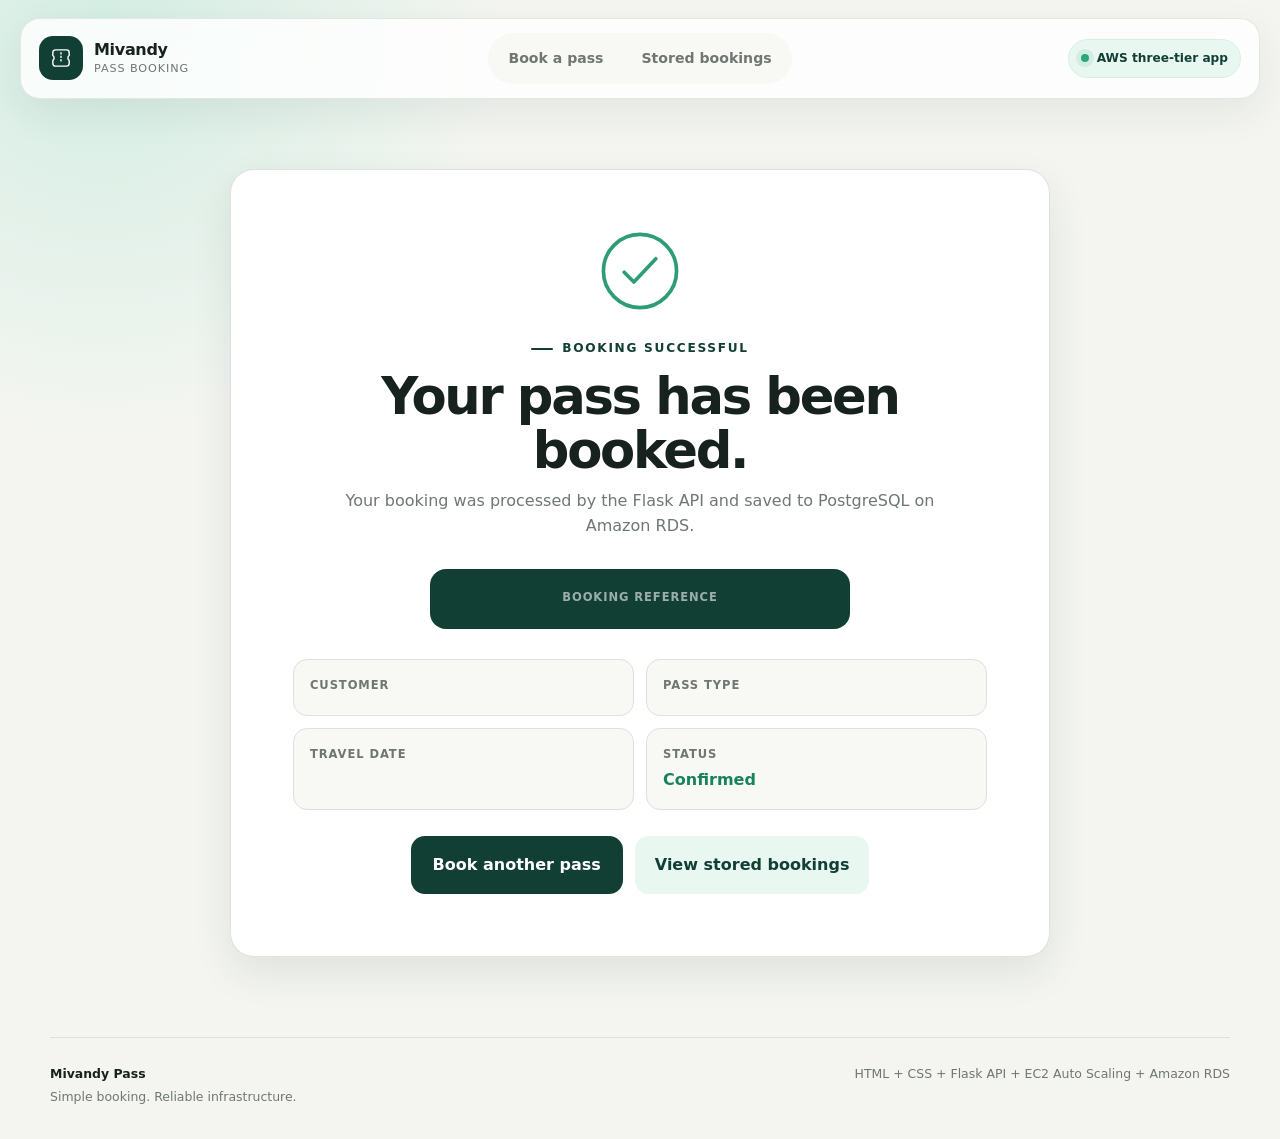
<file: frontend/success.html>
<!DOCTYPE html>
<html lang="en">
<head>
    <meta charset="UTF-8">
    <meta name="viewport" content="width=device-width, initial-scale=1.0">
    <meta name="description" content="Booking confirmation">

    <title>Booking Confirmed | Mivandy</title>

    <link rel="stylesheet" href="css/style.css">

    <script type="module" src="js/success.js" defer></script>
</head>

<body>

<div class="page-shell">

    <header class="site-header">

        <a class="brand" href="index.html" aria-label="Mivandy Pass home">

            <span class="brand-mark" aria-hidden="true">
                <svg viewBox="0 0 48 48" role="img">
                    <path d="M10 14.5A4.5 4.5 0 0 1 14.5 10h19A4.5 4.5 0 0 1 38 14.5v5.2a5.4 5.4 0 0 0 0 8.6v5.2A4.5 4.5 0 0 1 33.5 38h-19A4.5 4.5 0 0 1 10 33.5v-5.2a5.4 5.4 0 0 0 0-8.6z"/>
                    <path class="brand-line" d="M24 15v18"/>
                </svg>
            </span>

            <span class="brand-copy">
                <strong>Mivandy</strong>
                <small>Pass Booking</small>
            </span>

        </a>

        <nav class="main-nav">
            <a href="index.html">Book a pass</a>
            <a href="bookings.html">Stored bookings</a>
        </nav>

        <div class="header-badge">
            <span class="status-dot"></span>
            AWS three-tier app
        </div>

    </header>

    <main>

        <section class="confirmation-section">

            <div class="confirmation-card">

                <div class="confirmation-icon" aria-hidden="true">

                    <svg viewBox="0 0 64 64">
                        <circle cx="32" cy="32" r="30"/>
                        <path d="m19 33 8 8 18-19"/>
                    </svg>

                </div>

                <span class="section-label">Booking successful</span>

                <h1>Your pass has been booked.</h1>

                <p class="confirmation-copy">
                    Your booking was processed by the Flask API and saved to
                    PostgreSQL on Amazon RDS.
                </p>

                <div class="reference-box">

                    <small>Booking reference</small>

                    <strong id="bookingReference"></strong>

                </div>

                <div class="confirmation-grid">

                    <div>

                        <span>Customer</span>

                        <strong id="customerName"></strong>

                    </div>

                    <div>

                        <span>Pass type</span>

                        <strong id="passType"></strong>

                    </div>

                    <div>

                        <span>Travel date</span>

                        <strong id="travelDate"></strong>

                    </div>

                    <div>

                        <span>Status</span>

                        <strong class="success-text">
                            Confirmed
                        </strong>

                    </div>

                </div>

                <div class="confirmation-actions">

                    <a class="submit-button link-button"
                       href="index.html">

                        Book another pass

                    </a>

                    <a class="secondary-button"
                       href="bookings.html">

                        View stored bookings

                    </a>

                </div>

            </div>

        </section>

    </main>

    <footer class="site-footer">

        <div>

            <strong>Mivandy Pass</strong>

            <span>Simple booking. Reliable infrastructure.</span>

        </div>

        <p>HTML + CSS + Flask API + EC2 Auto Scaling + Amazon RDS</p>

    </footer>

</div>

</body>
</html>
</file>
<file: frontend/css/style.css>
:root {
    --page: #f4f5f1;
    --surface: #ffffff;
    --surface-soft: #f8f8f5;
    --ink: #17211d;
    --muted: #6f7772;
    --line: #dde2de;
    --forest: #123f34;
    --forest-dark: #0c3028;
    --mint: #b9e8d7;
    --mint-soft: #e9f7f1;
    --lime: #d8f2a8;
    --gold: #f2c875;
    --danger: #a63b32;
    --warning-bg: #fff7e7;
    --warning-line: #ecd49d;
    --shadow-lg: 0 30px 80px rgba(18, 45, 37, 0.13);
    --shadow-md: 0 16px 40px rgba(18, 45, 37, 0.09);
    --radius-xl: 34px;
    --radius-lg: 24px;
    --radius-md: 16px;
}

* {
    box-sizing: border-box;
}

html {
    scroll-behavior: smooth;
}

body {
    margin: 0;
    color: var(--ink);
    background:
        radial-gradient(circle at 8% 3%, rgba(185, 232, 215, 0.55), transparent 25rem),
        var(--page);
    font-family: Inter, ui-sans-serif, system-ui, -apple-system, BlinkMacSystemFont, "Segoe UI", sans-serif;
    line-height: 1.6;
}

a,
button,
input,
select {
    font: inherit;
}

svg {
    display: block;
}

.page-shell {
    min-height: 100vh;
}

.site-header {
    width: min(1240px, calc(100% - 32px));
    margin: 18px auto 0;
    padding: 14px 18px;
    display: grid;
    grid-template-columns: 1fr auto 1fr;
    align-items: center;
    gap: 24px;
    border: 1px solid rgba(221, 226, 222, 0.8);
    border-radius: 20px;
    background: rgba(255, 255, 255, 0.82);
    box-shadow: 0 14px 40px rgba(18, 45, 37, 0.07);
    backdrop-filter: blur(18px);
    position: sticky;
    top: 18px;
    z-index: 20;
}

.brand {
    display: inline-flex;
    align-items: center;
    gap: 11px;
    color: var(--ink);
    text-decoration: none;
}

.brand-mark {
    width: 44px;
    height: 44px;
    padding: 8px;
    color: white;
    background: var(--forest);
    border-radius: 14px;
}

.brand-mark svg {
    width: 100%;
    height: 100%;
    fill: none;
    stroke: currentColor;
    stroke-width: 2.4;
    stroke-linecap: round;
    stroke-linejoin: round;
}

.brand-mark .brand-line {
    stroke-dasharray: 2 4;
}

.brand-copy {
    display: grid;
    line-height: 1.05;
}

.brand-copy strong {
    font-size: 1rem;
    letter-spacing: -0.02em;
}

.brand-copy small {
    margin-top: 4px;
    color: var(--muted);
    font-size: 0.7rem;
    letter-spacing: 0.08em;
    text-transform: uppercase;
}

.main-nav {
    display: flex;
    align-items: center;
    gap: 8px;
    padding: 5px;
    border-radius: 999px;
    background: var(--surface-soft);
}

.main-nav a {
    padding: 9px 15px;
    color: var(--muted);
    border-radius: 999px;
    font-size: 0.88rem;
    font-weight: 700;
    text-decoration: none;
}

.main-nav a:hover {
    color: var(--forest);
    background: var(--surface);
}

.header-badge {
    justify-self: end;
    display: inline-flex;
    align-items: center;
    gap: 8px;
    padding: 9px 12px;
    color: var(--forest);
    background: var(--mint-soft);
    border: 1px solid #d7eee5;
    border-radius: 999px;
    font-size: 0.76rem;
    font-weight: 800;
}

.status-dot {
    width: 8px;
    height: 8px;
    background: #2ca778;
    border-radius: 50%;
    box-shadow: 0 0 0 5px rgba(44, 167, 120, 0.12);
}

.flash-wrap {
    width: min(1180px, calc(100% - 32px));
    margin: 20px auto 0;
}

.flash-message {
    display: flex;
    align-items: center;
    gap: 12px;
    padding: 13px 16px;
    color: var(--danger);
    background: #fff0ee;
    border: 1px solid #f1c9c4;
    border-radius: 14px;
    box-shadow: var(--shadow-md);
}

.flash-icon {
    display: grid;
    place-items: center;
    width: 24px;
    height: 24px;
    color: white;
    background: var(--danger);
    border-radius: 50%;
    font-weight: 900;
}

.hero-section {
    width: min(1240px, calc(100% - 32px));
    margin: 26px auto 0;
    overflow: hidden;
    border-radius: var(--radius-xl);
    background:
        linear-gradient(125deg, rgba(9, 34, 28, 0.98), rgba(18, 63, 52, 0.96)),
        var(--forest);
    box-shadow: var(--shadow-lg);
}

.hero-content {
    min-height: 680px;
    padding: clamp(42px, 7vw, 88px);
    display: grid;
    grid-template-columns: 1.08fr 0.92fr;
    align-items: center;
    gap: clamp(36px, 6vw, 82px);
    position: relative;
}

.hero-content::before {
    content: "";
    position: absolute;
    inset: 0;
    background:
        radial-gradient(circle at 88% 16%, rgba(216, 242, 168, 0.12), transparent 22rem),
        linear-gradient(rgba(255, 255, 255, 0.025) 1px, transparent 1px),
        linear-gradient(90deg, rgba(255, 255, 255, 0.025) 1px, transparent 1px);
    background-size: auto, 42px 42px, 42px 42px;
    pointer-events: none;
}

.hero-copy,
.visual-panel {
    position: relative;
    z-index: 1;
}

.hero-kicker,
.section-label {
    display: inline-flex;
    align-items: center;
    gap: 9px;
    color: #7fd4b4;
    font-size: 0.76rem;
    font-weight: 900;
    letter-spacing: 0.14em;
    text-transform: uppercase;
}

.hero-kicker::before,
.section-label::before {
    content: "";
    width: 22px;
    height: 2px;
    background: currentColor;
    border-radius: 999px;
}

.hero-copy h1 {
    max-width: 680px;
    margin: 20px 0 20px;
    color: white;
    font-size: clamp(3rem, 6.5vw, 6.2rem);
    line-height: 0.96;
    letter-spacing: -0.065em;
}

.hero-description {
    max-width: 620px;
    margin: 0;
    color: rgba(255, 255, 255, 0.7);
    font-size: clamp(1rem, 1.5vw, 1.15rem);
}

.hero-actions {
    display: flex;
    flex-wrap: wrap;
    align-items: center;
    gap: 20px;
    margin-top: 34px;
}

.primary-link,
.submit-button {
    display: inline-flex;
    justify-content: center;
    align-items: center;
    gap: 10px;
    min-height: 52px;
    padding: 0 22px;
    color: #11372e;
    background: var(--lime);
    border: 0;
    border-radius: 14px;
    box-shadow: 0 14px 28px rgba(216, 242, 168, 0.16);
    cursor: pointer;
    font-weight: 900;
    text-decoration: none;
    transition: transform 0.2s ease, box-shadow 0.2s ease;
}

.primary-link:hover,
.submit-button:hover {
    transform: translateY(-2px);
    box-shadow: 0 18px 34px rgba(216, 242, 168, 0.24);
}

.text-link {
    display: inline-flex;
    align-items: center;
    gap: 10px;
    color: rgba(255, 255, 255, 0.78);
    font-weight: 800;
    text-decoration: none;
}

.text-link:hover {
    color: white;
}

.trust-row {
    display: grid;
    grid-template-columns: 1fr 1fr;
    gap: 16px;
    margin-top: 48px;
}

.trust-item {
    display: flex;
    gap: 12px;
    align-items: center;
}

.trust-icon {
    display: grid;
    place-items: center;
    min-width: 40px;
    height: 40px;
    color: var(--lime);
    border: 1px solid rgba(216, 242, 168, 0.28);
    border-radius: 12px;
    font-size: 0.7rem;
    font-weight: 900;
}

.trust-item div {
    display: grid;
}

.trust-item strong {
    color: white;
    font-size: 0.9rem;
}

.trust-item small {
    margin-top: 2px;
    color: rgba(255, 255, 255, 0.52);
}

.visual-panel {
    min-height: 500px;
    display: grid;
    place-items: center;
}

.glow {
    position: absolute;
    border-radius: 50%;
    filter: blur(2px);
}

.glow-one {
    width: 330px;
    height: 330px;
    background: rgba(185, 232, 215, 0.12);
}

.glow-two {
    width: 180px;
    height: 180px;
    right: 0;
    bottom: 10%;
    background: rgba(242, 200, 117, 0.14);
}

.ticket-card {
    width: min(100%, 430px);
    padding: 28px;
    color: var(--ink);
    background: linear-gradient(145deg, #f9fff9, #e7f3ec);
    border: 1px solid rgba(255, 255, 255, 0.68);
    border-radius: 28px;
    box-shadow: 0 32px 80px rgba(0, 0, 0, 0.32);
    transform: rotate(-4deg);
    position: relative;
}

.ticket-card::before,
.ticket-card::after {
    content: "";
    position: absolute;
    top: 58%;
    width: 24px;
    height: 24px;
    background: var(--forest);
    border-radius: 50%;
}

.ticket-card::before {
    left: -13px;
}

.ticket-card::after {
    right: -13px;
}

.ticket-top,
.ticket-meta,
.ticket-route {
    display: flex;
    align-items: center;
    justify-content: space-between;
    gap: 20px;
}

.ticket-logo {
    display: grid;
    place-items: center;
    width: 48px;
    height: 48px;
    color: white;
    background: var(--forest);
    border-radius: 15px;
    font-weight: 900;
}

.ticket-type {
    color: var(--forest);
    font-size: 0.75rem;
    font-weight: 900;
    letter-spacing: 0.08em;
    text-transform: uppercase;
}

.ticket-route {
    margin-top: 42px;
}

.ticket-route div {
    display: grid;
}

.ticket-route small,
.ticket-meta small,
.reference-box small,
.confirmation-grid span {
    color: var(--muted);
    font-size: 0.72rem;
    font-weight: 700;
    letter-spacing: 0.08em;
    text-transform: uppercase;
}

.ticket-route strong {
    margin-top: 5px;
    font-size: 1.3rem;
}

.align-right {
    text-align: right;
}

.route-line {
    flex: 1;
    display: flex !important;
    align-items: center;
    gap: 8px;
}

.route-line span {
    flex: 1;
    height: 1px;
    background: #9db3a9;
}

.route-line svg {
    width: 22px;
    fill: none;
    stroke: var(--forest);
    stroke-width: 1.8;
    stroke-linecap: round;
    stroke-linejoin: round;
}

.ticket-divider {
    margin: 28px -28px 22px;
    border-top: 1px dashed #a8b9b1;
}

.ticket-meta strong {
    margin-top: 4px;
    font-size: 0.88rem;
}

.active-text,
.success-text {
    color: #18825e !important;
}

.floating-card {
    position: absolute;
    display: flex;
    align-items: center;
    gap: 11px;
    padding: 13px 15px;
    color: var(--ink);
    background: rgba(255, 255, 255, 0.94);
    border: 1px solid rgba(255, 255, 255, 0.72);
    border-radius: 15px;
    box-shadow: 0 18px 44px rgba(0, 0, 0, 0.22);
    backdrop-filter: blur(12px);
}

.floating-card div {
    display: grid;
}

.floating-card strong {
    font-size: 0.8rem;
}

.floating-card small {
    color: var(--muted);
    font-size: 0.68rem;
}

.floating-top {
    top: 12%;
    right: -5%;
}

.floating-bottom {
    bottom: 11%;
    left: -4%;
}

.mini-icon {
    display: grid;
    place-items: center;
    width: 30px;
    height: 30px;
    color: white;
    background: #2ca778;
    border-radius: 10px;
    font-weight: 900;
}

.server-bars {
    display: flex !important;
    align-items: end;
    gap: 3px;
    width: 32px;
    height: 28px;
}

.server-bars span {
    width: 6px;
    background: var(--forest);
    border-radius: 999px;
}

.server-bars span:nth-child(1) {
    height: 12px;
}

.server-bars span:nth-child(2) {
    height: 22px;
}

.server-bars span:nth-child(3) {
    height: 17px;
}

.booking-section,
.records-section {
    width: min(1180px, calc(100% - 32px));
    margin: 92px auto 0;
}

.section-intro {
    max-width: 720px;
    margin-bottom: 34px;
}

.section-intro .section-label,
.form-heading .section-label,
.records-heading .section-label,
.confirmation-card .section-label {
    color: var(--forest);
}

.section-intro h2,
.form-heading h2,
.records-heading h1,
.confirmation-card h1 {
    margin: 12px 0 10px;
    font-size: clamp(2.1rem, 4vw, 4rem);
    line-height: 1.05;
    letter-spacing: -0.045em;
}

.section-intro p,
.records-heading p,
.confirmation-copy {
    margin: 0;
    color: var(--muted);
}

.booking-layout {
    display: grid;
    grid-template-columns: 0.72fr 1.28fr;
    gap: 24px;
    align-items: start;
}

.pass-selector {
    display: grid;
    gap: 14px;
}

.pass-option {
    padding: 23px;
    background: rgba(255, 255, 255, 0.68);
    border: 1px solid var(--line);
    border-radius: 20px;
    transition: transform 0.2s ease, box-shadow 0.2s ease;
}

.pass-option:hover {
    transform: translateY(-3px);
    box-shadow: var(--shadow-md);
}

.pass-option.featured {
    color: white;
    background: var(--forest);
    border-color: var(--forest);
    box-shadow: var(--shadow-md);
}

.pass-option-head {
    display: flex;
    justify-content: space-between;
    align-items: center;
}

.pass-icon {
    display: grid;
    place-items: center;
    width: 42px;
    height: 42px;
    color: var(--forest);
    background: var(--mint-soft);
    border-radius: 13px;
    font-weight: 900;
}

.featured .pass-icon {
    color: var(--forest);
    background: var(--lime);
}

.popular-tag {
    padding: 6px 9px;
    color: var(--forest);
    background: var(--lime);
    border-radius: 999px;
    font-size: 0.64rem;
    font-weight: 900;
    letter-spacing: 0.05em;
    text-transform: uppercase;
}

.pass-option h3 {
    margin: 18px 0 7px;
    font-size: 1.18rem;
}

.pass-option p {
    margin: 0;
    color: var(--muted);
    font-size: 0.9rem;
}

.featured p {
    color: rgba(255, 255, 255, 0.64);
}

.pass-details {
    display: flex;
    flex-wrap: wrap;
    gap: 8px;
    margin-top: 16px;
}

.pass-details span {
    padding: 6px 9px;
    color: var(--forest);
    background: var(--surface-soft);
    border-radius: 999px;
    font-size: 0.68rem;
    font-weight: 800;
}

.featured .pass-details span {
    color: rgba(255, 255, 255, 0.82);
    background: rgba(255, 255, 255, 0.1);
}

.form-panel,
.records-card,
.confirmation-card,
.empty-records {
    background: var(--surface);
    border: 1px solid var(--line);
    border-radius: var(--radius-lg);
    box-shadow: var(--shadow-md);
}

.form-panel {
    padding: clamp(25px, 4vw, 42px);
}

.form-heading,
.records-heading,
.records-summary {
    display: flex;
    justify-content: space-between;
    align-items: flex-start;
    gap: 24px;
}

.form-heading h2 {
    font-size: clamp(1.8rem, 3vw, 2.6rem);
}

.step-badge,
.database-pill {
    padding: 8px 11px;
    color: var(--forest);
    background: var(--mint-soft);
    border-radius: 999px;
    font-size: 0.7rem;
    font-weight: 900;
}

.booking-form {
    display: grid;
    grid-template-columns: 1fr 1fr;
    gap: 19px;
    margin-top: 28px;
}

.field-group {
    display: grid;
    gap: 8px;
}

.field-group label {
    font-size: 0.82rem;
    font-weight: 850;
}

.input-wrap {
    display: flex;
    align-items: center;
    min-height: 54px;
    padding: 0 14px;
    background: var(--surface-soft);
    border: 1px solid var(--line);
    border-radius: 14px;
    transition: border-color 0.2s ease, box-shadow 0.2s ease;
}

.input-wrap:focus-within {
    border-color: #6fbd9f;
    box-shadow: 0 0 0 4px rgba(111, 189, 159, 0.13);
}

.input-icon {
    width: 21px;
    margin-right: 10px;
    color: #809087;
}

.input-icon svg {
    width: 100%;
    fill: none;
    stroke: currentColor;
    stroke-width: 1.7;
    stroke-linecap: round;
    stroke-linejoin: round;
}

.input-wrap input,
.input-wrap select {
    width: 100%;
    min-width: 0;
    padding: 13px 0;
    color: var(--ink);
    background: transparent;
    border: 0;
    outline: 0;
}

.input-wrap input::placeholder {
    color: #a1aaa5;
}

.full-span {
    grid-column: 1 / -1;
}

.form-note {
    display: flex;
    gap: 11px;
    padding: 13px 15px;
    color: var(--muted);
    background: var(--mint-soft);
    border: 1px solid #d9eee5;
    border-radius: 13px;
}

.note-icon {
    display: grid;
    place-items: center;
    min-width: 24px;
    height: 24px;
    color: white;
    background: var(--forest);
    border-radius: 50%;
    font-size: 0.72rem;
    font-weight: 900;
}

.form-note p {
    margin: 0;
    font-size: 0.8rem;
}

.submit-button {
    min-height: 58px;
    color: white;
    background: var(--forest);
    box-shadow: none;
}

.submit-button svg {
    width: 21px;
    fill: none;
    stroke: currentColor;
    stroke-width: 1.9;
    stroke-linecap: round;
    stroke-linejoin: round;
}

.submit-button:hover {
    background: var(--forest-dark);
    box-shadow: 0 15px 30px rgba(18, 63, 52, 0.18);
}

.architecture-strip {
    width: min(1180px, calc(100% - 32px));
    margin: 70px auto 0;
    padding: 24px;
    display: grid;
    grid-template-columns: 1fr auto 1fr auto 1fr auto 1fr;
    align-items: center;
    gap: 18px;
    background: rgba(255, 255, 255, 0.62);
    border: 1px solid var(--line);
    border-radius: 22px;
}

.architecture-step {
    display: flex;
    align-items: center;
    gap: 12px;
}

.architecture-step > span {
    display: grid;
    place-items: center;
    min-width: 38px;
    height: 38px;
    color: var(--forest);
    background: var(--mint-soft);
    border-radius: 12px;
    font-size: 0.68rem;
    font-weight: 900;
}

.architecture-step div {
    display: grid;
}

.architecture-step strong {
    font-size: 0.82rem;
}

.architecture-step small {
    color: var(--muted);
    font-size: 0.68rem;
}

.architecture-arrow {
    color: #9aa79f;
}

.confirmation-section {
    width: min(820px, calc(100% - 32px));
    margin: 70px auto 0;
}

.confirmation-card {
    padding: clamp(32px, 6vw, 62px);
    text-align: center;
}

.confirmation-icon {
    width: 78px;
    height: 78px;
    margin: 0 auto 22px;
}

.confirmation-icon svg {
    width: 100%;
    fill: none;
    stroke: #2c9d75;
    stroke-width: 3;
    stroke-linecap: round;
    stroke-linejoin: round;
}

.confirmation-copy {
    max-width: 620px;
    margin-inline: auto;
}

.reference-box {
    max-width: 420px;
    margin: 30px auto;
    padding: 19px;
    display: grid;
    gap: 4px;
    background: var(--forest);
    border-radius: 16px;
}

.reference-box small {
    color: rgba(255, 255, 255, 0.58);
}

.reference-box strong {
    color: var(--lime);
    font-size: 1.5rem;
    letter-spacing: 0.08em;
}

.confirmation-grid {
    display: grid;
    grid-template-columns: 1fr 1fr;
    gap: 12px;
    text-align: left;
}

.confirmation-grid div {
    padding: 16px;
    display: grid;
    gap: 4px;
    background: var(--surface-soft);
    border: 1px solid var(--line);
    border-radius: 14px;
}

.confirmation-actions {
    margin-top: 26px;
    display: flex;
    justify-content: center;
    flex-wrap: wrap;
    gap: 12px;
}

.link-button {
    text-decoration: none;
}

.secondary-button {
    min-height: 52px;
    padding: 0 20px;
    display: inline-flex;
    align-items: center;
    color: var(--forest);
    background: var(--mint-soft);
    border-radius: 14px;
    font-weight: 900;
    text-decoration: none;
}

.records-section {
    margin-top: 70px;
}

.records-heading {
    align-items: end;
}

.records-heading .primary-link {
    color: white;
    background: var(--forest);
    box-shadow: none;
}

.learning-warning {
    margin-top: 28px;
    padding: 16px 18px;
    display: flex;
    gap: 13px;
    color: var(--warning-bg);
    background: #5e4618;
    border: 1px solid #84672d;
    border-radius: 15px;
}

.learning-warning div {
    display: grid;
}

.learning-warning strong {
    color: white;
    font-size: 0.88rem;
}

.learning-warning p {
    margin: 3px 0 0;
    color: rgba(255, 255, 255, 0.68);
    font-size: 0.8rem;
}

.warning-icon {
    display: grid;
    place-items: center;
    min-width: 28px;
    height: 28px;
    color: #5e4618;
    background: var(--gold);
    border-radius: 9px;
    font-weight: 900;
}

.records-card {
    margin-top: 22px;
    overflow: hidden;
}

.records-summary {
    padding: 18px 22px;
    align-items: center;
    border-bottom: 1px solid var(--line);
    font-size: 0.8rem;
    font-weight: 800;
}

.table-shell {
    overflow-x: auto;
}

table {
    width: 100%;
    border-collapse: collapse;
}

th,
td {
    padding: 17px 19px;
    text-align: left;
    border-bottom: 1px solid #ecefeb;
    white-space: nowrap;
}

th {
    color: var(--muted);
    background: var(--surface-soft);
    font-size: 0.68rem;
    letter-spacing: 0.08em;
    text-transform: uppercase;
}

td {
    font-size: 0.82rem;
}

td small,
td strong {
    display: block;
}

td small {
    margin-top: 3px;
    color: var(--muted);
}

.customer-cell {
    display: flex;
    align-items: center;
    gap: 11px;
}

.avatar {
    display: grid;
    place-items: center;
    width: 38px;
    height: 38px;
    color: var(--forest);
    background: var(--mint-soft);
    border-radius: 12px;
    font-weight: 900;
}

.reference-cell {
    color: var(--forest);
    font-weight: 900;
}

.status-pill {
    padding: 6px 9px;
    color: #1d7b5c;
    background: #e7f7f0;
    border-radius: 999px;
    font-size: 0.68rem;
    font-weight: 900;
}

.empty-records {
    margin-top: 26px;
    padding: 60px 30px;
    text-align: center;
}

.empty-icon {
    width: 64px;
    height: 64px;
    margin: 0 auto 17px;
    display: grid;
    place-items: center;
    color: var(--forest);
    background: var(--mint-soft);
    border-radius: 20px;
    font-size: 1.5rem;
}

.empty-records h2 {
    margin-bottom: 6px;
}

.empty-records p {
    margin: 0 0 22px;
    color: var(--muted);
}

.site-footer {
    width: min(1180px, calc(100% - 32px));
    margin: 80px auto 0;
    padding: 26px 0 32px;
    display: flex;
    justify-content: space-between;
    gap: 24px;
    color: var(--muted);
    border-top: 1px solid var(--line);
    font-size: 0.78rem;
}

.site-footer div {
    display: grid;
}

.site-footer strong {
    color: var(--ink);
}

.site-footer span {
    margin-top: 3px;
}

.site-footer p {
    margin: 0;
}

@media (max-width: 1050px) {
    .hero-content,
    .booking-layout {
        grid-template-columns: 1fr;
    }

    .hero-content {
        padding-bottom: 70px;
    }

    .visual-panel {
        max-width: 600px;
        width: 100%;
        margin: 0 auto;
    }

    .pass-selector {
        grid-template-columns: repeat(3, 1fr);
    }

    .architecture-strip {
        grid-template-columns: 1fr 1fr;
    }

    .architecture-arrow {
        display: none;
    }
}

@media (max-width: 760px) {
    .site-header {
        grid-template-columns: 1fr auto;
    }

    .main-nav {
        display: none;
    }

    .header-badge {
        font-size: 0;
    }

    .header-badge::after {
        content: "AWS";
        font-size: 0.7rem;
    }

    .hero-content {
        min-height: auto;
        padding: 46px 24px 60px;
    }

    .hero-copy h1 {
        font-size: clamp(2.8rem, 16vw, 4.6rem);
    }

    .trust-row,
    .pass-selector,
    .booking-form,
    .confirmation-grid,
    .architecture-strip {
        grid-template-columns: 1fr;
    }

    .visual-panel {
        min-height: 420px;
    }

    .ticket-card {
        transform: none;
    }

    .floating-top {
        right: 0;
    }

    .floating-bottom {
        left: 0;
    }

    .full-span {
        grid-column: auto;
    }

    .form-heading,
    .records-heading,
    .site-footer {
        flex-direction: column;
        align-items: flex-start;
    }

    .records-heading {
        gap: 18px;
    }
}

@media (max-width: 520px) {
    .site-header,
    .hero-section,
    .booking-section,
    .records-section,
    .architecture-strip,
    .site-footer {
        width: min(100% - 20px, 1180px);
    }

    .hero-actions,
    .confirmation-actions {
        align-items: stretch;
        flex-direction: column;
    }

    .primary-link,
    .text-link,
    .secondary-button {
        justify-content: center;
    }

    .visual-panel {
        min-height: 360px;
    }

    .ticket-card {
        padding: 22px;
    }

    .ticket-route {
        gap: 8px;
    }

    .ticket-route strong {
        font-size: 1rem;
    }

    .floating-card {
        display: none;
    }

    .form-panel,
    .confirmation-card {
        padding: 24px 18px;
    }
}
</file>
